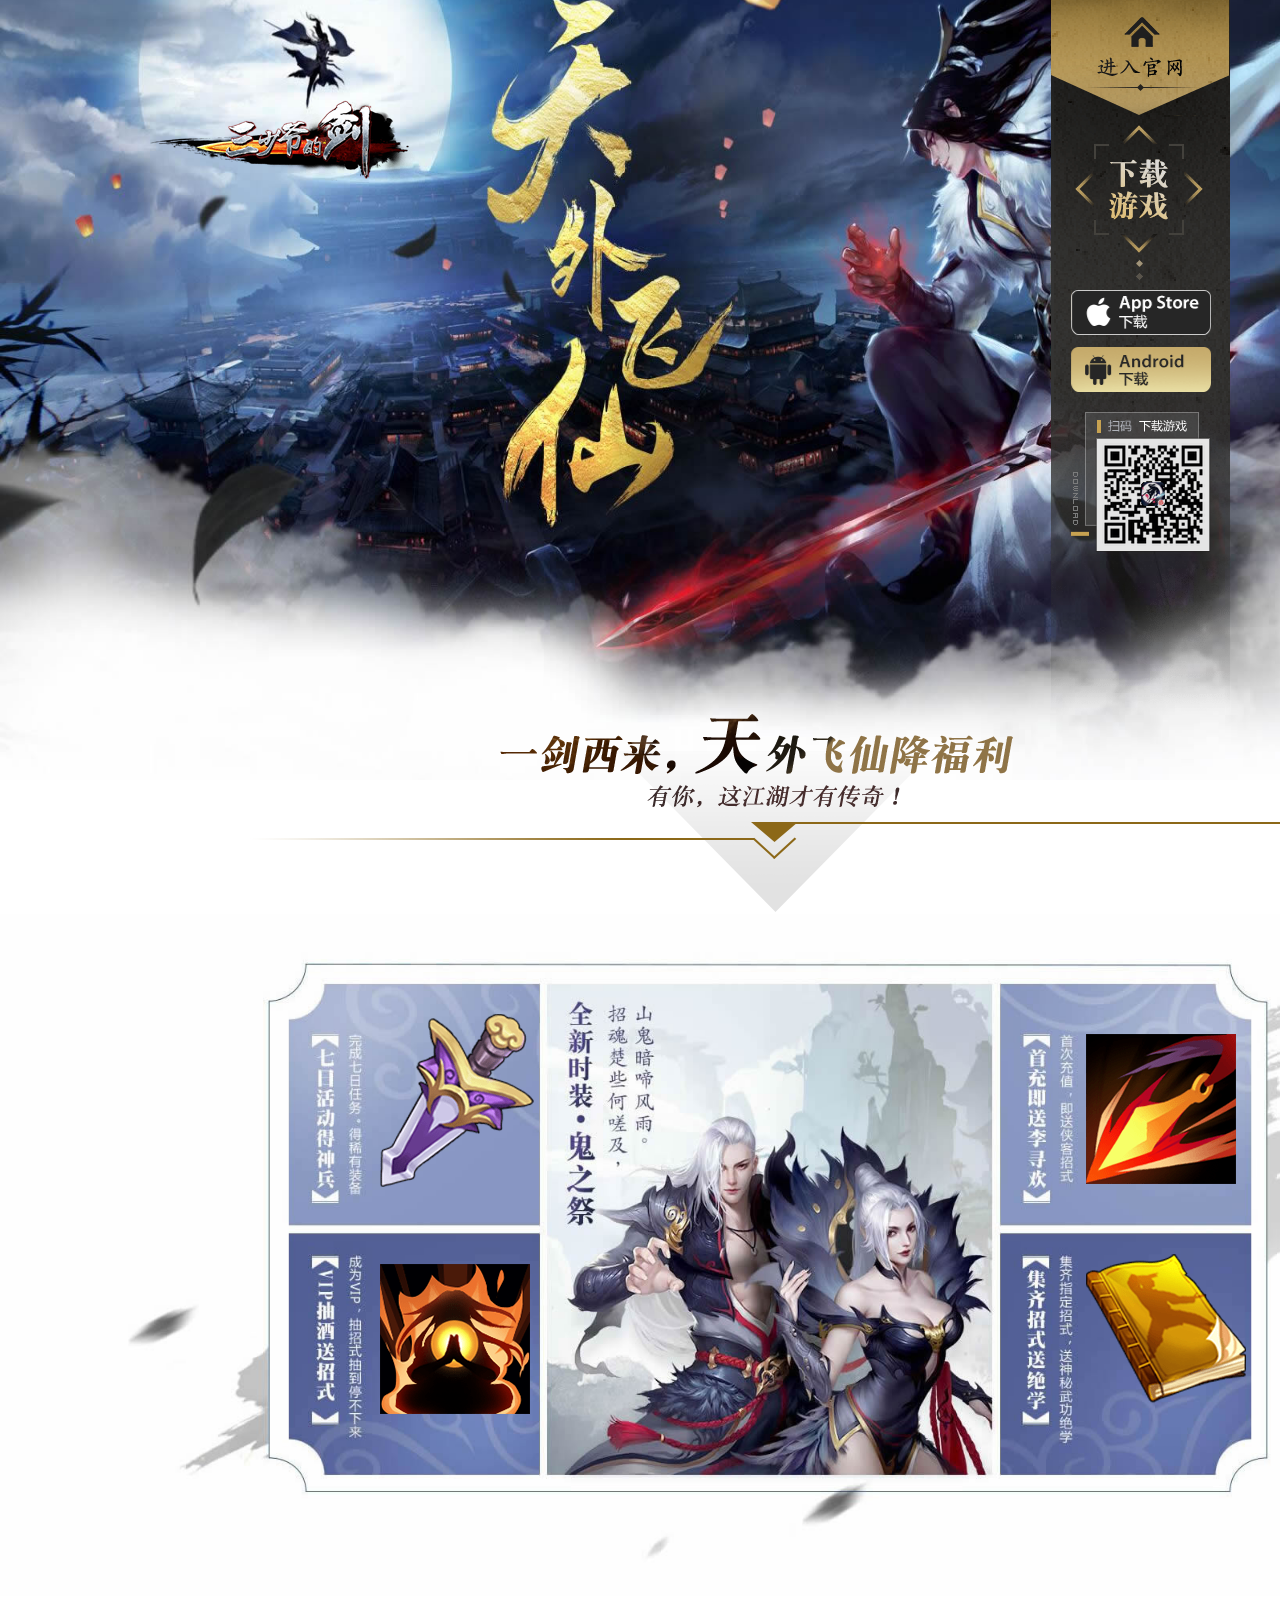
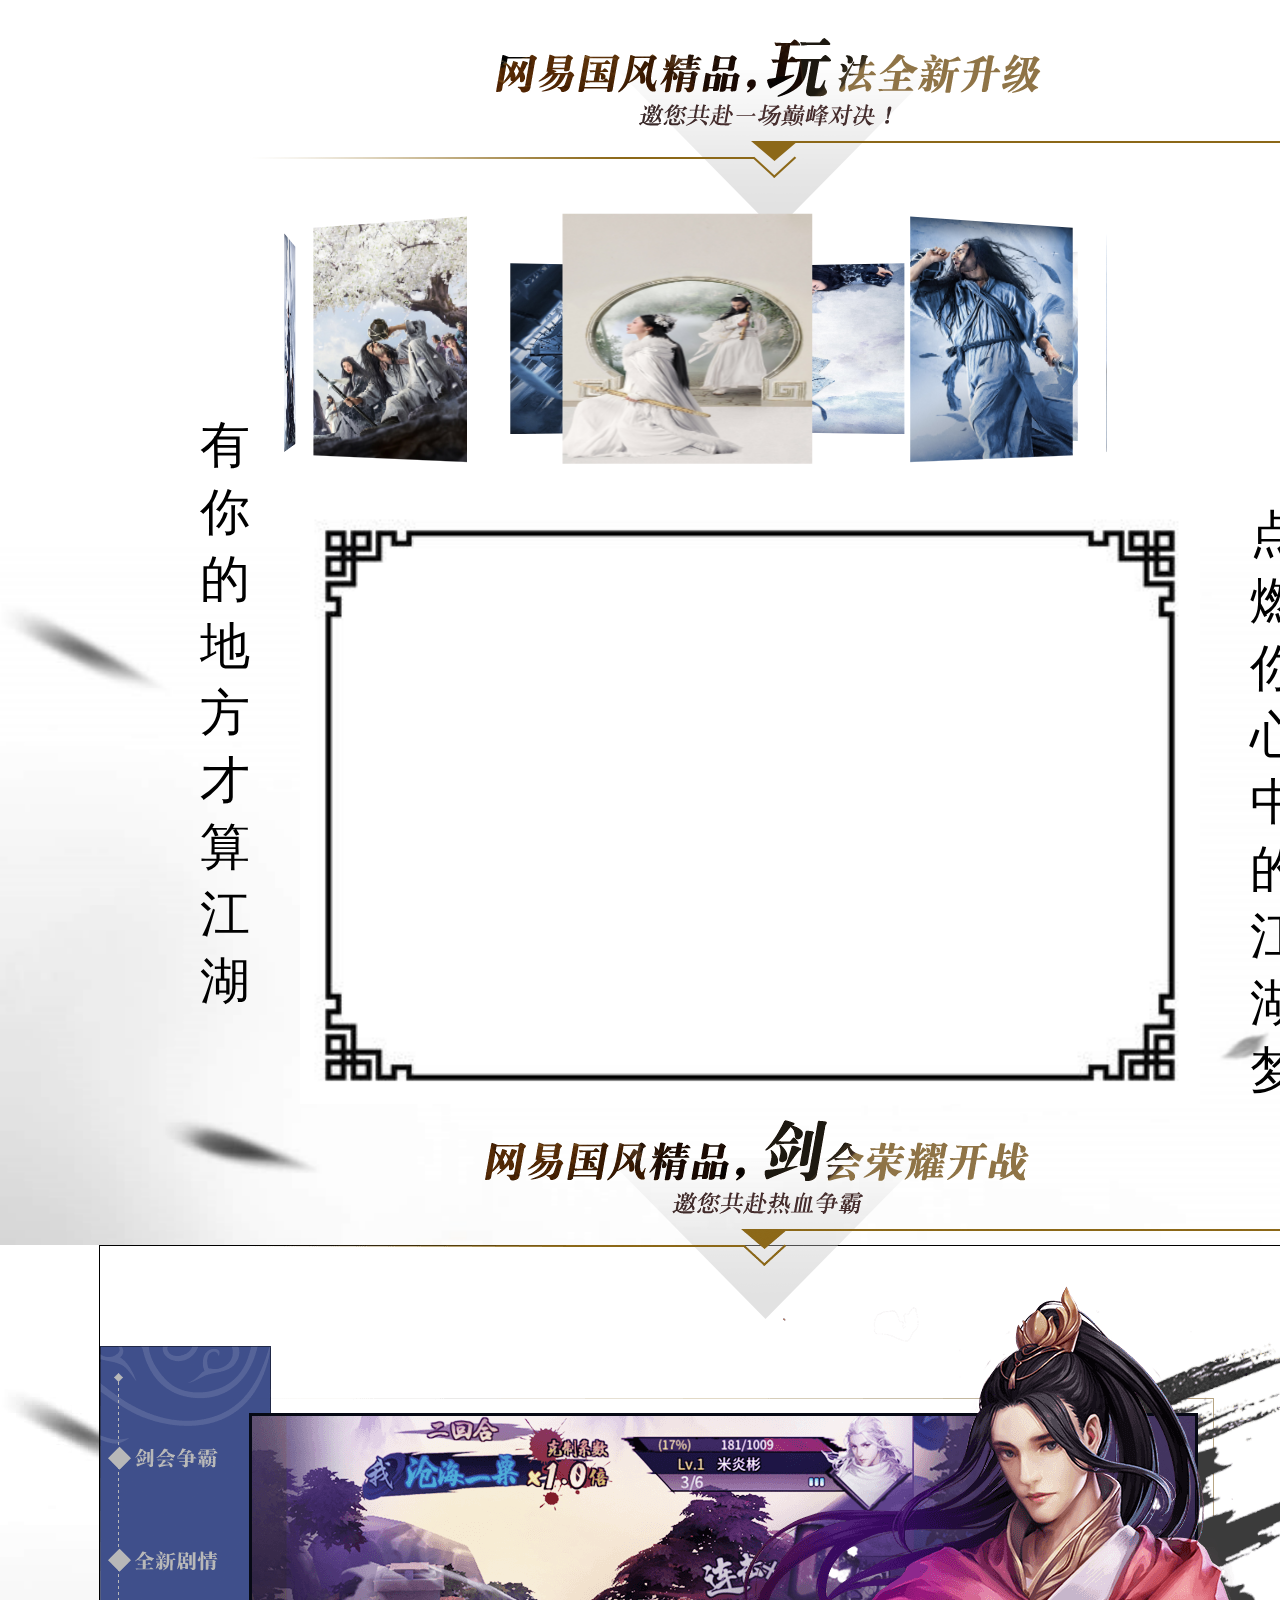
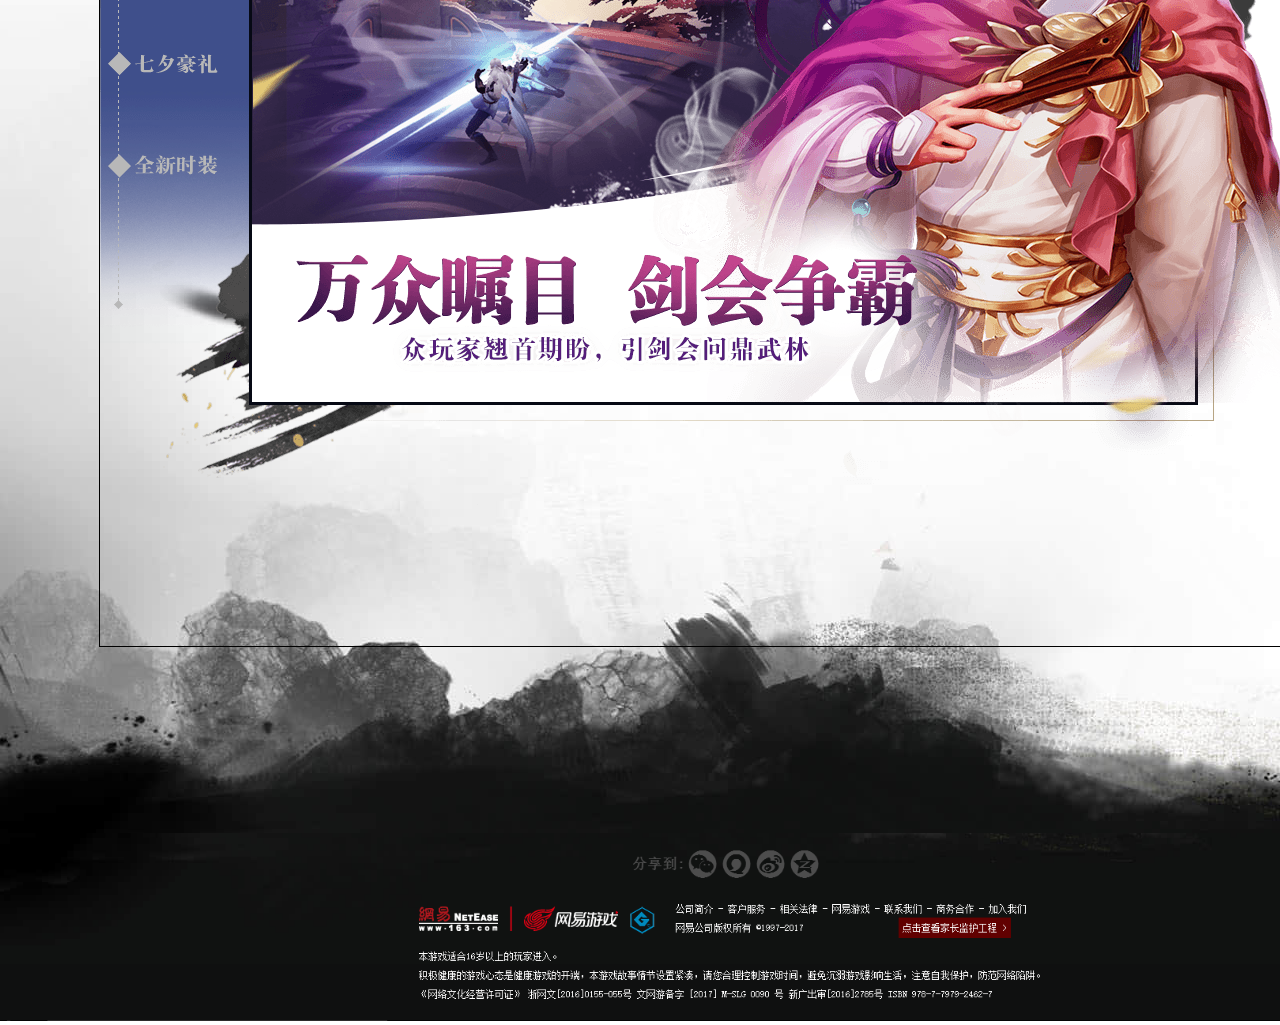
<file: index.html>
<!DOCTYPE html>
<html>
<head lang="en">
    <meta charset="UTF-8">
    <title>三少爷的剑</title>
    <link rel="stylesheet" href="css/base.css"/>
    <link rel="stylesheet" href="css/index.css"/>
    <style id="styleId">
        .xz{
            width: 300px;
            height: 250px;
            margin: 10px auto;
            perspective: 2000px;
        }
        .xz ul{
            width: 300px;
            height: 250px;
            position: relative;
            transform-style: preserve-3d;

        }
        .donghua{
            animation:move 20s infinite linear;
        }
        .xz ul li{
            position: absolute;
            top: 0;
            left: 0;
        }
        @keyframes move {
            0%{
                transform:rotateY(0deg) ;
            }
            100%{
                transform:rotateY(360deg) ;
            }
        }
        .zyj{
            width: 700px;
            height: 520px;
            margin-left: 400px;
            top: 300px;
            position: absolute;
            animation:movetwo 0.5s linear;
            transition: transform 0.5s linear,opacity 0.5s;

        }
        .zyj:hover{
            transform:scale(1.01);
            opacity: 0.9;
        }
        @keyframes movetwo {
            0%{
                transform:scale(0.5) ;
            }
            100%{
                transform:scale(1) ;
            }
        }

    </style>
</head>
<body>
<div class="zd e">
    <div class="one w">
        <img src="image/1232.jpg" alt="" class="imgas"/>
        <div class="top w">
              <div class="logo"></div>
              <div class="top-nav">
                  <div class="top-nav-xz"></div>
                  <div class="top-nav-ios"></div>
                  <div class="top-nav-az"></div>
                  <div class="top-nav-ewm">
                      <img src="image/code_7c985a9.png" alt="" title="三少爷的剑官方手游"/>
                  </div>
              </div>
        </div>
    </div>
    <div class="content w" >
        <img src="image/h5-title_6df8842.png" alt=""/>
    </div>
    <div class="center">
        <div class="center-one c">
            <img src="image/fuili1_7c77290.png" alt=""/>
        </div>
        <div class="center-two c">
            <img src="image/fuli2_598dda1.png" alt=""/>
        </div>
        <div class="center-three c">
            <img src="image/fuli3_989c163.png" alt=""/>
        </div>
        <div class="center-four c">
            <img src="image/fuli4_68cc88e.png" alt=""/>
        </div>
    </div>
    <div class="line w">
        <img src="image/h5-title3_34c2b8c.png" alt=""/>
    </div>
    <div class="footer">
        <div class="footer-top">
        <div class="xz">
            <ul >
                <li><img src="image/005.jpg" alt="" width="200" height="200" /></li>
                <li><img src="image/006.jpg" alt="" width="200" height="200" /></li>
                <!--<li><img src="image/007.jpg" alt="" width="200" height="200" /></li>-->
                <li><img src="image/001.jpg" alt="" width="200" height="200" /></li>
                <li><img src="image/002.jpg" alt="" width="200" height="200" /></li>
                <li><img src="image/003.jpg" alt="" width="200" height="200" /></li>
                <li><img src="image/004.jpg" alt="" width="200" height="200" /></li>
                <!--<li><img src="image/005.jpg" alt="" width="200" height="200" /></li>-->
                <!--<li><img src="image/006.jpg" alt="" width="200" height="200" /></li>-->
                <li><img src="image/007.jpg" alt="" width="200" height="200" /></li>
                <li><img src="image/008.jpg" alt="" width="200" height="200" /></li>
                <li><img src="image/002.jpg" alt="" width="200" height="200" /></li>
            </ul>
        </div>
        <div class="footer-center">
            <span style="position: absolute;right: -100px;bottom: 1px;font-size: 50px;font-family:楷体 ">点<br>燃<br>你<br>心<br>中<br>的<br>江<br>湖<br>梦</span>
            <span style="position: absolute;left: -100px;bottom: 90px;font-size: 50px;font-family:楷体 ">有<br>你<br>的<br>地<br>方<br>才<br>算<br>江<br>湖</span>
        </div>
        </div>
        <div class="line-three w">
            <img src="image/h5-title3_96d2584.png" alt=""/>
        </div>
        <div class="box">
            <div class="box-nav">
                <div class="box-nav-one y"></div>
                <div class="box-nav-two y"></div>
                <div class="box-nav-three y"></div>
                <div class="box-nav-four y"></div>
            </div>
            <div class="box-center show">
                <img src="image/title1_5c95117.png" alt="" class="show-one"/>
                <img src="image/bg1_1e25483.png" alt="" class="show-two"/>
                <img src="image/person1_4d2efd3.png" alt="" class="show-three"/>
            </div>
        </div>
        <div class="zdb">
            <img src="image/789.PNG" alt="" width="1500px"/>
        </div>
    </div>
</div>
<script type="text/javascript">
    var ostyle=document.querySelector("#styleId")
    var olis=document.getElementsByClassName("xz")[0].getElementsByTagName("ul")[0].getElementsByTagName("li");
//    console.log(olis)
    for(var i=0;i<olis.length;i++){
        (function(index){
            setTimeout(function(){
                ostyle.innerHTML+=".xz ul li:nth-child("+(index+1)+"){" +
                        "transform: rotateY("+(360-40*index)+"deg"+")" +
                        "translateZ(400px);" +
                        "transition:transform 5s;}"
            },100*(index+1))
        })(i)
//        console.log(olis[i].getElementsByTagName("img"))
        olis[i].onclick=function(){
//            alert(123)
//            console.log(this.src)
//            two.src=""
            var one=this.getElementsByTagName("img")[0].src;
            var two=document.createElement("img");
            two.src=one;
            two.className="zyj"
            document.getElementsByClassName("footer")[0].appendChild(two);

        }
    }
</script>
<script src="js/jquery.js"></script>
<script>
    var aer=$(".xz").find("ul")
    aer.mouseover(function(){
        aer.addClass("donghua")
    })
</script>
<script>
    var one=document.getElementsByClassName("box-nav-one")[0];
    var a=document.getElementsByClassName("box-center")[0].getElementsByTagName("img");
    console.log(a)
    one.onclick=function(){
        a[0].className
    }
    var two=document.getElementsByClassName("box-nav-two")[0];
    var three=document.getElementsByClassName("box-nav-three")[0];
    var four=document.getElementsByClassName("box-nav-four")[0];
</script>
</body>
</html>
</file>
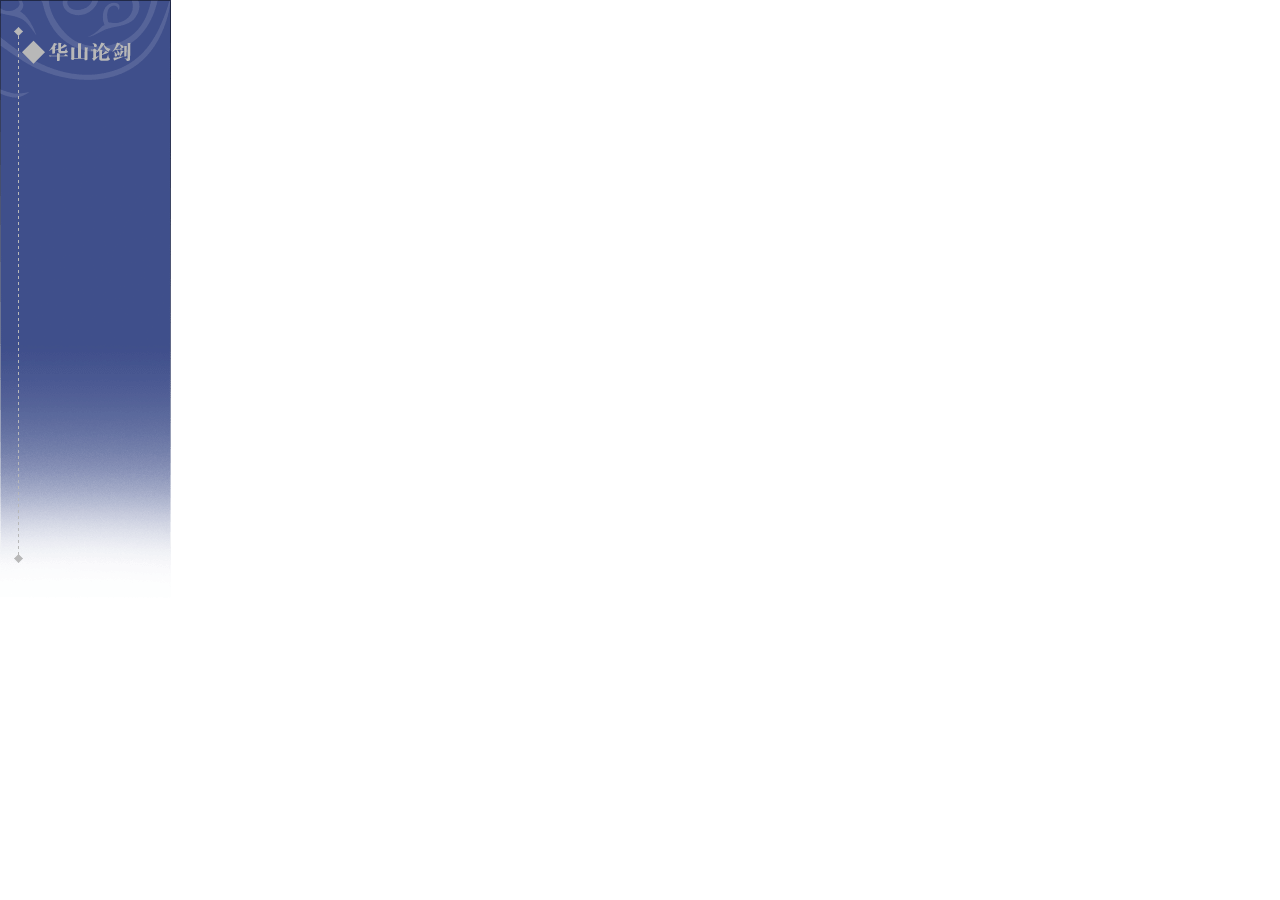
<file: 试试.html>
<!DOCTYPE html>
<html>
<head lang="en">
    <meta charset="UTF-8">
    <title></title>
    <style>
        *{
            margin: 0;
            padding: 0;
        }
        /*#one:target img{*/
            /*animation: move 1s 1;*/
        /*}*/
        /*div{*/
            /*width: 1300px;*/
            /*height: 1000px;*/
            /*position: relative;*/

        /*}*/
        /*div img{*/
            /*position: absolute;*/
            /*left: 0;*/
            /*top: 0;*/
        /*}*/
        /*div img:nth-child(1){*/
            /*z-index: 123;*/
        /*}*/
        /*.two{*/
           /*animation: four 4s 1;*/
        /*}*/
        /*@keyframes four {*/
            /*0%{*/
                /*transform: translate(-1300px);*/
            /*}25%{*/
                /*transform: translate(-900px);*/
            /*}50%{*/
                /*transform: translate(-600px);*/
            /*}*/


            /*100%{*/
                /*transform: translate(0px);*/
            /*}*/
        /*}*/
        /*.on{*/
            /*animation: move 1s 1;*/

        /*}*/
        /*.shou{*/
            /*animation: twoMove 1s 1;*/
        /*}*/
        /*@keyframes move {*/
            /*0%{*/
                /*transform: translate(-900px);*/
                /*/!*left: -500px;*!/*/
            /*}*/
            /*100%{*/
                /*transform: translate(0px);*/
                /*/!*left: 0px;*!/*/
            /*}*/
        /*}*/

        /*@keyframes twoMove {*/
            /*0%{*/
                /*transform: translate(900px);*/
                /*/!*left: -500px;*!/*/
            /*}*/
            /*100%{*/
                /*transform: translate(0px);*/
                /*/!*left: 0px;*!/*/
            /*}*/
        /*}*/
        /*a{*/
            /*position: absolute;*/
            /*top: 10px;*/
            /*left: 10px;*/
        /*}*/
        .left{
            width: 171px;
            height: 598px;
            background: url("image/bg_banner_1cc7ce6.png");
            position: relative;
        }
        .left-one{
            width: 110px;
            height: 33px;
            background: url("image/nav_banner_472eefe.png");
            top: 40px;
            left: 22px;
            position: absolute;
        }
        .left-one:hover{
            background: url("image/nav_banner_472eefe.png") -110px 0;
        }
    </style>
</head>
<body>
<!--<div id="one">-->
    <!--<img src="image/title2_5341057.png" alt="" id="w"/>-->
    <!--<img src="image/bg3_05787d2.png" alt="" id="a"/>-->
    <!--<img src="image/person1_a0947b9.png" alt="" id="b" />-->
<!--</div>-->
<!--<a href="javascript:;" id="oa">aa</a>-->

<!--<script>-->
    <!--var a=document.getElementById("oa")-->
    <!--var b=document.getElementById('b')-->
    <!--var c=document.getElementById("a")-->
    <!--var w=document.getElementById("w")-->
    <!--a.onclick=function(){-->
        <!--b.className="on"-->
        <!--c.className="shou"-->
        <!--w.className="two"-->
<!--//        w.index-z(99)-->
        <!--setTimeout(function(){-->
            <!--b.className="null"-->
            <!--c.className="null"-->
            <!--w.className="null"-->
        <!--},1100)-->

    <!--}-->

<!--</script>-->
<div class="left">
    <div class="left-one">

    </div>
</div>
</body>
</html>
</file>
<file: css/base.css>
body,html,p,div,h1,h2,h3,h4,h5,h6,pre,table,ul,ol,li,dl,dd,dt,
form,textarea,fieldset,legend,object,optgroup{
	margin:0;
	padding:0;
}
a{
	text-decoration: none;
}
ol,ul,li{
	list-style: none;
}
img,input{
	border: 0;
}
.clearfix:after{
	content: "";
	height: 0;
	line-height: 0;
	clear: both;
	visibility: hidden;
	display: block;
}
.clearfix{
	*zoom: 1;
}
.w{
	width: 1200px;
	margin: 0 auto;
}
.e{
	width: 1500px;
	margin: 0 auto;
}
</file>
<file: css/index.css>
.logo{
    width: 267px;
    height: 81px;
    background: url("../image/index_z_3bb5786.png") 0 -205px;
    position: absolute;
    left: 0px;
    top: 100px;
}
.top{
    position: relative;
    height: 714px;
}
.top-nav{
    width: 179px;
    height: 712px;
    background: url("../image/bg_top_c9cacba.png");
    right: 120px;
    position: absolute;
}
.top-nav-xz{
    width: 178px;
    height: 116px;
    background: url("../image/index_z_3bb5786.png") ;
}
.top-nav-az{
    width: 140.3px;
    height: 45px;
    background: url("../image/index_z_3bb5786.png") -357.9px 0;
    position: absolute;
    bottom: 320px;
    left: 20px;
}
.top-nav-ios{
    width: 140.3px;
    height: 45px;
    background: url("../image/index_z_3bb5786.png") -357.9px -45px;
    position: absolute;
    left: 20px;
    top: 290px;
}
.top-nav-az:hover{
    opacity: 0.8;
}
.top-nav-ios:hover{
    opacity: 0.8;
}
.top-nav-ewm{
    width: 140px;
    height: 140px;
    position: absolute;
    bottom: 160px;
    left: 20px;
}
.content{
    position: relative;
}
.content img{
    position: absolute;
    left: 100px;
}
.center{
    /*position: absolute;*/
    margin-top: 300px;
}
.content{
    /*position: absolute;*/
}
.one .imgas{
    width: 1500px;
    height: 900px;
    /*position: absolute;*/
    position: absolute;
    top: -120px;
    left: 0;
}
.zd{
    height: 2840px;
    /*background: url("image/123.jpg") no-repeat  -130px 0px;*/
    background-size: 1540px;
    position: relative;

}
.center{
    position:relative;
}
.c{
    width: 154px;
    height: 173px;
    position: absolute;
}
.center-one{
    left: 380px;
    top: 100px;
    transition:  transform 1.5s;
}
.center-one:hover{
    transform: scale(1.1);
}
.center-two{
    right: 260px;
    top: 120px;
    transition:  transform 1.5s;
}
.center-two:hover{
    transform: scale(1.1);
}
.center-three{
    top: 350px;
    left: 380px;
    transition:  transform 1.5s;
}
.center-three:hover{
    transform: scale(1.1);
}
.center-four{
    top: 340px;
    right:260px;
    transition:  transform 1.5s;
}
.center-four:hover{
    transform: scale(1.1);
}
.center{
    height: 724px;
    background: url("../image/123.jpg") no-repeat;
    margin-top: 0px;
    background-size: 1540px;
}
.line{
    overflow: hidden;
}
.line img{
    margin-left: 100px;
}
.content{
    height: 200px;
    overflow: hidden;
}
.footer{
    height: 2380px;
    background: url("../image/bg2_d514cd7.jpg") no-repeat 0 1000px;
    position: relative;
}
.zdb{
    position: absolute;
    bottom: 0px;
}
.footer-center{
    background: url("../image/16a0a28f8c5494ee25a8ff492df5e0fe98257e53.jpg") no-repeat;
    height: 600px;
    width: 900px;
    background-size: 900px;
    margin: auto;
    position: relative;
    /*transform-style: preserve-3d;*/
}
.footer-top{
    height: 1000px;
    background: url("../000123.png") no-repeat 0 300px;
    background-size: 2000px;
}
.line-three{
    position: absolute;
    margin-top: -125px;
    overflow: hidden;
    margin-left: 240px;
}
.box{
    width: 1300px;
    height: 1000px;
    border: 1px solid #000;
    margin: 0 auto;
}
.box-nav{
    width: 171px;
    height: 598px;
    background: url("../image/bg_banner_1cc7ce6.png");
    position: relative;
    margin-top: 100px;
    float: left;
}
.y{
    width: 110px;
    height: 33px;
    position: absolute;
    left: 8px;
    z-index: 1111;
}
.box-nav-one{
    top: 100px;
    background: url("../image/nav_banner_7dab89c.png");
}
.box-nav-one:hover{
    background: url("../image/nav_banner_7dab89c.png") -110px 0;
}
.box-nav-two{
    top:200px;
    background: url("../image/nav_banner_7dab89c.png") 0px -100px;
}
.box-nav-two:hover{
    background: url("../image/nav_banner_7dab89c.png") -110px -100px;
}
.box-nav-three{
    top:300px;
    background: url("../image/nav_banner_7dab89c.png") 0px -200px;
}
.box-nav-three:hover{
    background: url("../image/nav_banner_7dab89c.png") -110px -200px;
}
.box-nav-four{
    top:400px;
    background: url("../image/nav_banner_7dab89c.png") 0px -300px;
}
.box-nav-four:hover{
    background: url("../image/nav_banner_7dab89c.png") -110px -300px;
}
.box-center{
    width: 980px;
    height: 1000px;
    float: left;
    position: relative;
    display: none;
}
.box-center img{
    position: absolute;
    top: 0;
    left: -180px;
}
.box-center img:nth-child(1){
    z-index: 11;
}
.box .show{
    display: block;
}
.show-one{
    animation: four 4s 1;
}
@keyframes four {
    0%{
    transform: translate(-1300px);
    }
    /*25%{*/
    /*transform: translate(-900px);*/
    /*}*/
    /*50%{*/
    /*transform: translate(-600px);*/
    /*}*/
    100%{
    transform: translate(0px);
    }
}
.show-two{
    animation: move 1s 1;
}
@keyframes move {
0%{
transform: translate(-900px);
/*left: -500px;*/
}
100%{
transform: translate(0px);
/*left: 0px;*/
}
}
.show-three{
    animation: twoMove 1s 1;
}
@keyframes twoMove {
0%{
transform: translate(900px);
/*left: -500px;*/
}
100%{
transform: translate(0px);
/*left: 0px;*/
}
}
</file>
